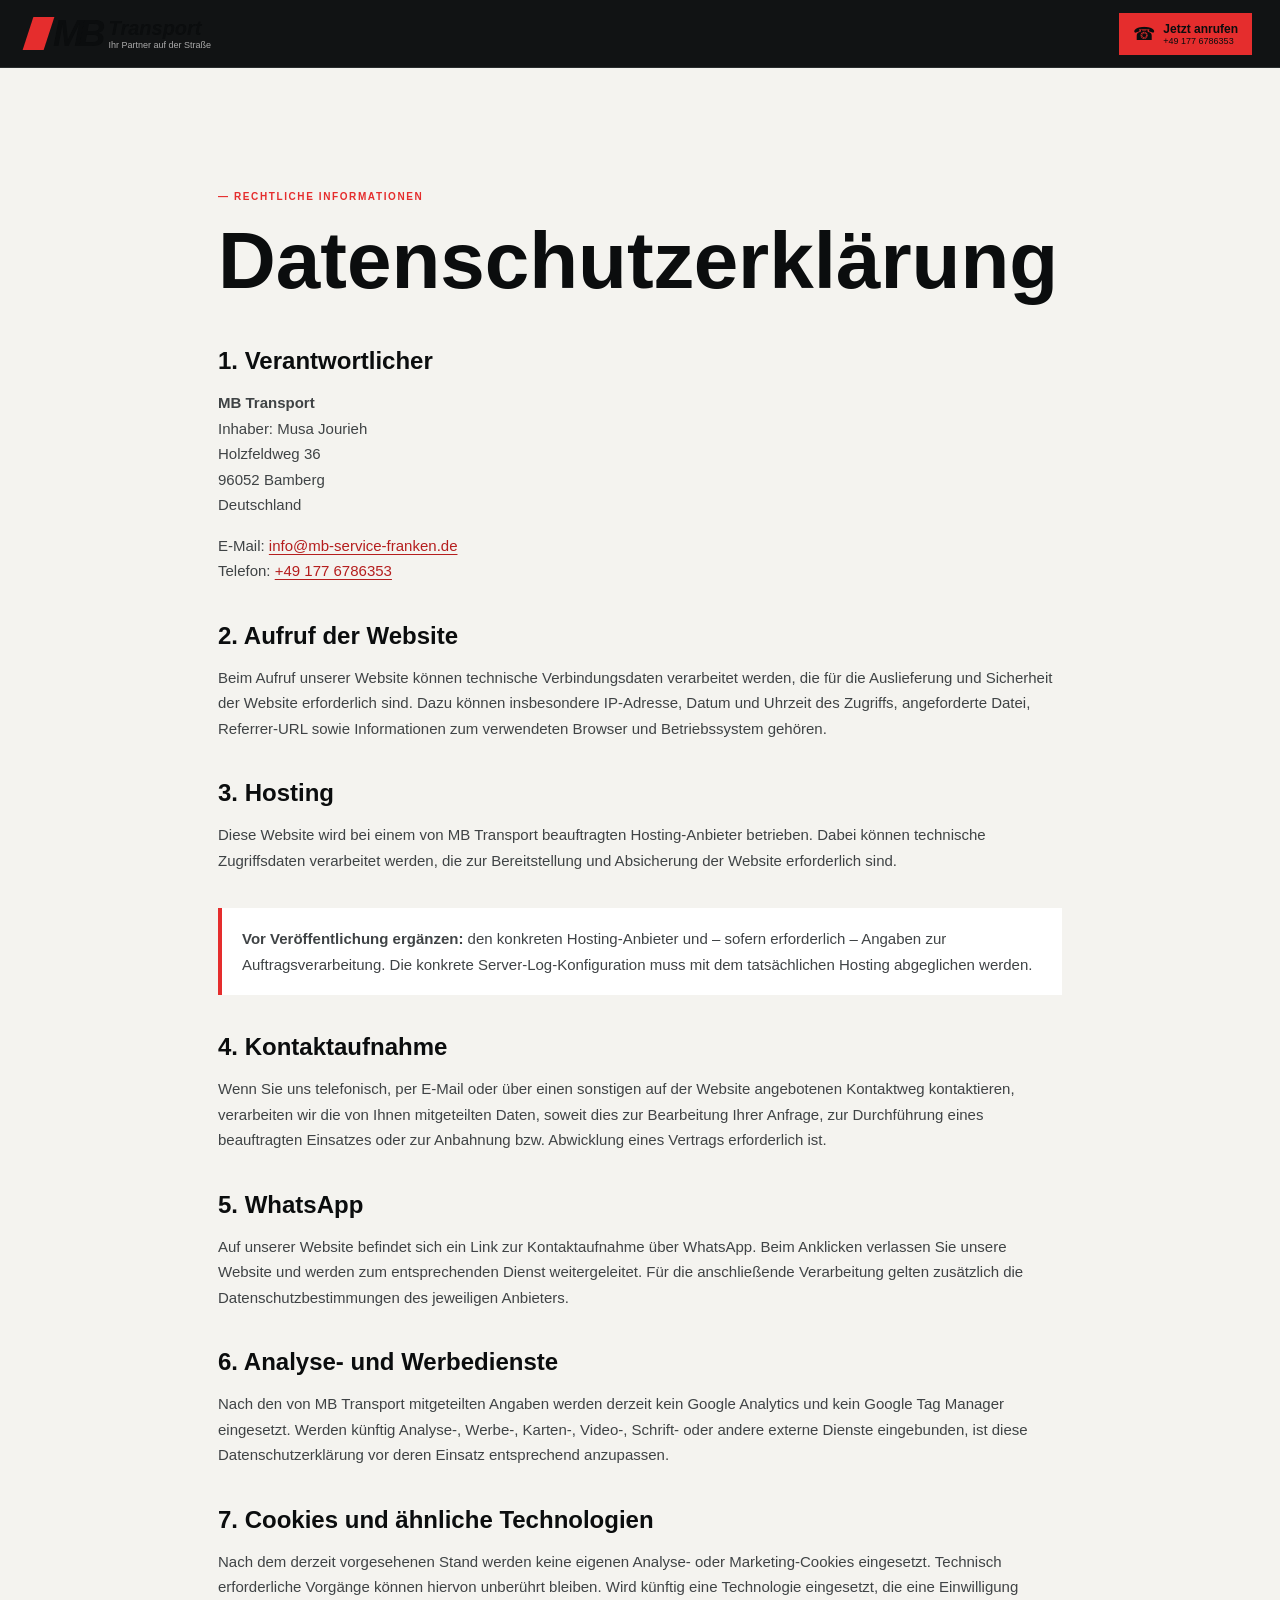
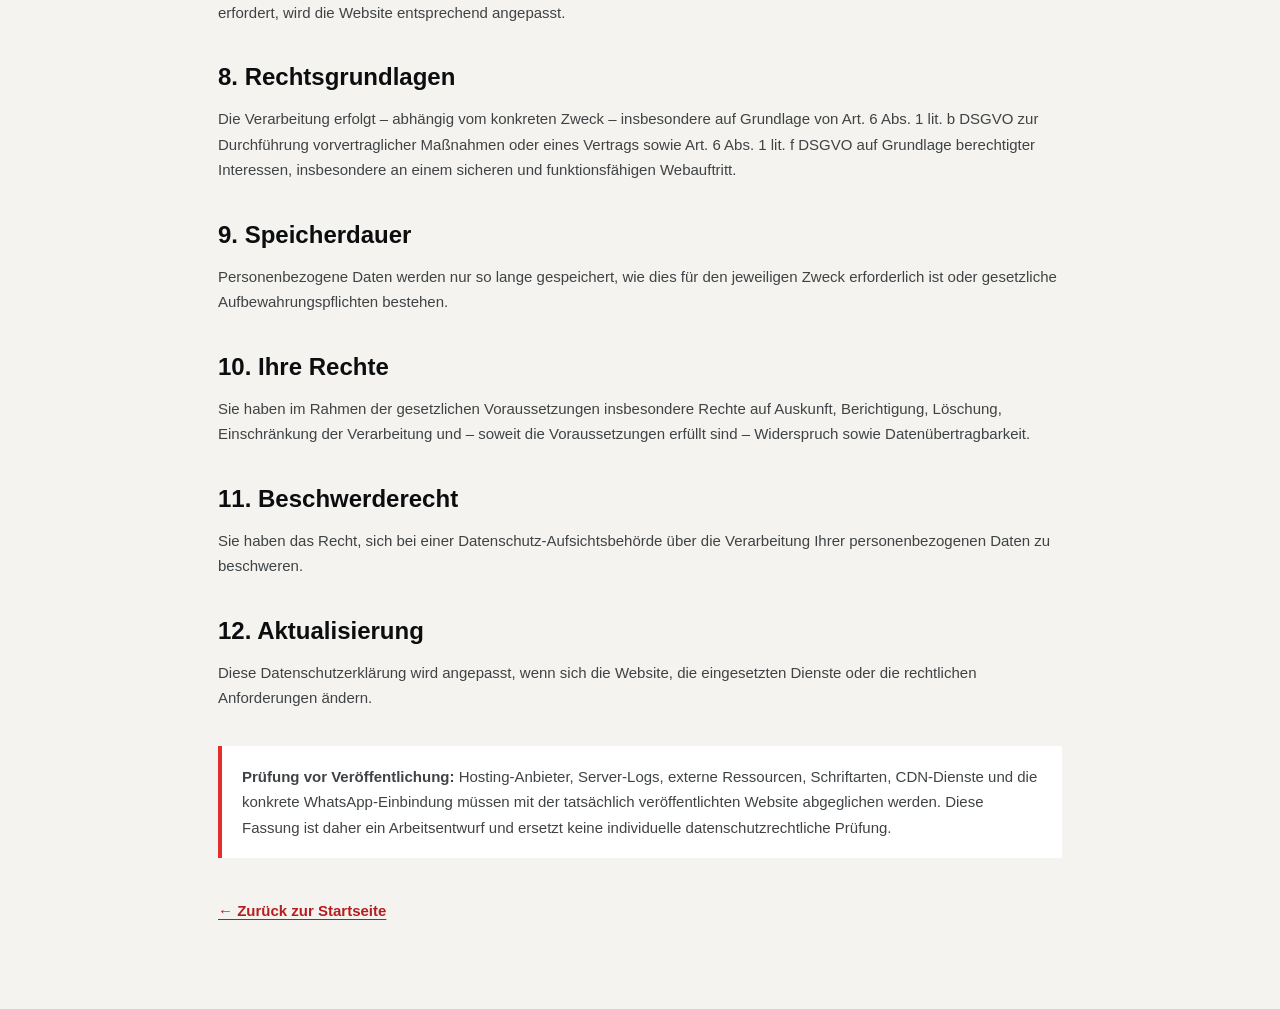
<file: datenschutz.html>
<!doctype html>
<html lang="de"><head><meta charset="utf-8"><meta name="viewport" content="width=device-width,initial-scale=1">
<title>Datenschutz | MB Transport</title><link rel="stylesheet" href="./styles.css"></head>
<body class="legal-page">
<header class="header"><div class="header-inner">
<a class="logo" href="./index.html"><span class="slash"></span><b>MB</b><strong>Transport<small>Ihr Partner auf der Straße</small></strong></a>
<a class="header-call" href="tel:+491776786353">☎ <strong>Jetzt anrufen<small>+49 177 6786353</small></strong></a>
</div></header>
<main class="legal-content">
<p class="legal-kicker">— RECHTLICHE INFORMATIONEN</p><h1>Datenschutzerklärung</h1>
<h2>1. Verantwortlicher</h2>
<p><strong>MB Transport</strong><br>Inhaber: Musa Jourieh<br>Holzfeldweg 36<br>96052 Bamberg<br>Deutschland</p>
<p>E-Mail: <a href="mailto:info@mb-service-franken.de">info@mb-service-franken.de</a><br>Telefon: <a href="tel:+491776786353">+49 177 6786353</a></p>
<h2>2. Aufruf der Website</h2>
<p>Beim Aufruf unserer Website können technische Verbindungsdaten verarbeitet werden, die für die Auslieferung und Sicherheit der Website erforderlich sind. Dazu können insbesondere IP-Adresse, Datum und Uhrzeit des Zugriffs, angeforderte Datei, Referrer-URL sowie Informationen zum verwendeten Browser und Betriebssystem gehören.</p>
<h2>3. Hosting</h2>
<p>Diese Website wird bei einem von MB Transport beauftragten Hosting-Anbieter betrieben. Dabei können technische Zugriffsdaten verarbeitet werden, die zur Bereitstellung und Absicherung der Website erforderlich sind.</p>
<p class="legal-note"><strong>Vor Veröffentlichung ergänzen:</strong> den konkreten Hosting-Anbieter und – sofern erforderlich – Angaben zur Auftragsverarbeitung. Die konkrete Server-Log-Konfiguration muss mit dem tatsächlichen Hosting abgeglichen werden.</p>
<h2>4. Kontaktaufnahme</h2>
<p>Wenn Sie uns telefonisch, per E-Mail oder über einen sonstigen auf der Website angebotenen Kontaktweg kontaktieren, verarbeiten wir die von Ihnen mitgeteilten Daten, soweit dies zur Bearbeitung Ihrer Anfrage, zur Durchführung eines beauftragten Einsatzes oder zur Anbahnung bzw. Abwicklung eines Vertrags erforderlich ist.</p>
<h2>5. WhatsApp</h2>
<p>Auf unserer Website befindet sich ein Link zur Kontaktaufnahme über WhatsApp. Beim Anklicken verlassen Sie unsere Website und werden zum entsprechenden Dienst weitergeleitet. Für die anschließende Verarbeitung gelten zusätzlich die Datenschutzbestimmungen des jeweiligen Anbieters.</p>
<h2>6. Analyse- und Werbedienste</h2>
<p>Nach den von MB Transport mitgeteilten Angaben werden derzeit kein Google Analytics und kein Google Tag Manager eingesetzt. Werden künftig Analyse-, Werbe-, Karten-, Video-, Schrift- oder andere externe Dienste eingebunden, ist diese Datenschutzerklärung vor deren Einsatz entsprechend anzupassen.</p>
<h2>7. Cookies und ähnliche Technologien</h2>
<p>Nach dem derzeit vorgesehenen Stand werden keine eigenen Analyse- oder Marketing-Cookies eingesetzt. Technisch erforderliche Vorgänge können hiervon unberührt bleiben. Wird künftig eine Technologie eingesetzt, die eine Einwilligung erfordert, wird die Website entsprechend angepasst.</p>
<h2>8. Rechtsgrundlagen</h2>
<p>Die Verarbeitung erfolgt – abhängig vom konkreten Zweck – insbesondere auf Grundlage von Art. 6 Abs. 1 lit. b DSGVO zur Durchführung vorvertraglicher Maßnahmen oder eines Vertrags sowie Art. 6 Abs. 1 lit. f DSGVO auf Grundlage berechtigter Interessen, insbesondere an einem sicheren und funktionsfähigen Webauftritt.</p>
<h2>9. Speicherdauer</h2><p>Personenbezogene Daten werden nur so lange gespeichert, wie dies für den jeweiligen Zweck erforderlich ist oder gesetzliche Aufbewahrungspflichten bestehen.</p>
<h2>10. Ihre Rechte</h2><p>Sie haben im Rahmen der gesetzlichen Voraussetzungen insbesondere Rechte auf Auskunft, Berichtigung, Löschung, Einschränkung der Verarbeitung und – soweit die Voraussetzungen erfüllt sind – Widerspruch sowie Datenübertragbarkeit.</p>
<h2>11. Beschwerderecht</h2><p>Sie haben das Recht, sich bei einer Datenschutz-Aufsichtsbehörde über die Verarbeitung Ihrer personenbezogenen Daten zu beschweren.</p>
<h2>12. Aktualisierung</h2><p>Diese Datenschutzerklärung wird angepasst, wenn sich die Website, die eingesetzten Dienste oder die rechtlichen Anforderungen ändern.</p>
<p class="legal-note"><strong>Prüfung vor Veröffentlichung:</strong> Hosting-Anbieter, Server-Logs, externe Ressourcen, Schriftarten, CDN-Dienste und die konkrete WhatsApp-Einbindung müssen mit der tatsächlich veröffentlichten Website abgeglichen werden. Diese Fassung ist daher ein Arbeitsentwurf und ersetzt keine individuelle datenschutzrechtliche Prüfung.</p>
<p><a class="back-link" href="./index.html">← Zurück zur Startseite</a></p>
</main></body></html>
</file>
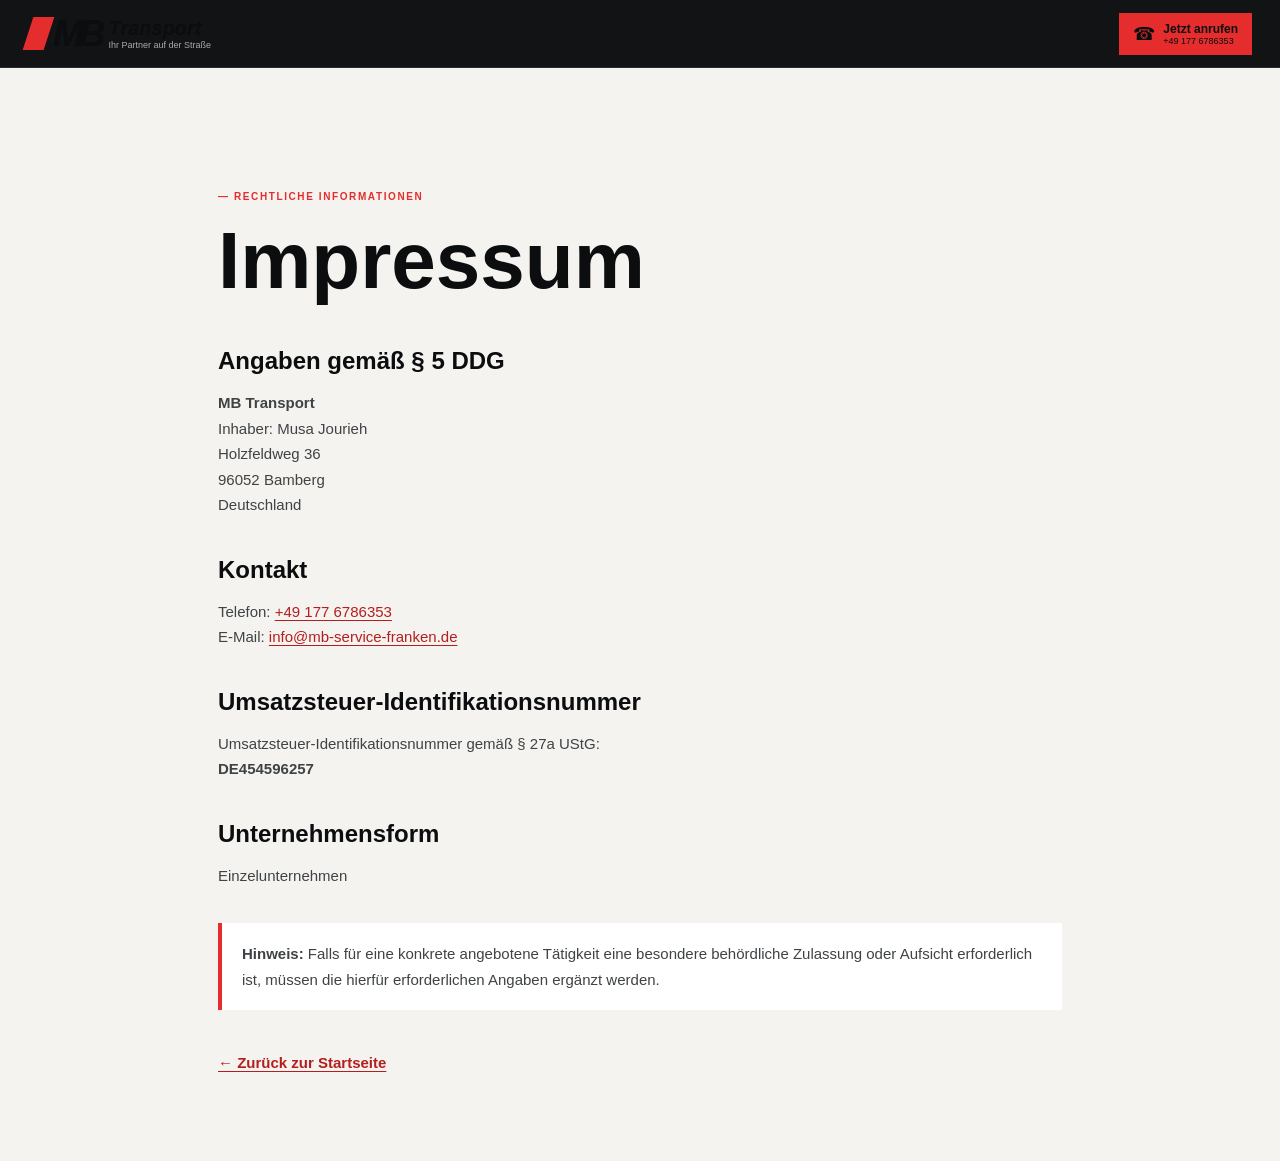
<file: impressum.html>
<!doctype html>
<html lang="de"><head><meta charset="utf-8"><meta name="viewport" content="width=device-width,initial-scale=1">
<title>Impressum | MB Transport</title><link rel="stylesheet" href="./styles.css"></head>
<body class="legal-page">
<header class="header"><div class="header-inner">
<a class="logo" href="./index.html"><span class="slash"></span><b>MB</b><strong>Transport<small>Ihr Partner auf der Straße</small></strong></a>
<a class="header-call" href="tel:+491776786353">☎ <strong>Jetzt anrufen<small>+49 177 6786353</small></strong></a>
</div></header>
<main class="legal-content">
<p class="legal-kicker">— RECHTLICHE INFORMATIONEN</p><h1>Impressum</h1>
<h2>Angaben gemäß § 5 DDG</h2>
<p><strong>MB Transport</strong><br>Inhaber: Musa Jourieh<br>Holzfeldweg 36<br>96052 Bamberg<br>Deutschland</p>
<h2>Kontakt</h2><p>Telefon: <a href="tel:+491776786353">+49 177 6786353</a><br>E-Mail: <a href="mailto:info@mb-service-franken.de">info@mb-service-franken.de</a></p>
<h2>Umsatzsteuer-Identifikationsnummer</h2><p>Umsatzsteuer-Identifikationsnummer gemäß § 27a UStG:<br><strong>DE454596257</strong></p>
<h2>Unternehmensform</h2><p>Einzelunternehmen</p>
<p class="legal-note"><strong>Hinweis:</strong> Falls für eine konkrete angebotene Tätigkeit eine besondere behördliche Zulassung oder Aufsicht erforderlich ist, müssen die hierfür erforderlichen Angaben ergänzt werden.</p>
<p><a class="back-link" href="./index.html">← Zurück zur Startseite</a></p>
</main></body></html>
</file>
<file: styles.css>
/* MB Transport – V2: responsive, accessible, SEO-ready */
:root{
  --black:#090b0c;--black2:#111415;--white:#f7f6f2;--ink:#0b0d0e;
  --muted:#65696b;--red:#e52d2d;--red2:#ff3434;--line:rgba(255,255,255,.17);
  --green:#25d366;--max:1380px;
}
*{box-sizing:border-box}
html{scroll-behavior:smooth;scroll-padding-top:78px}
body{margin:0;background:var(--black);color:#fff;font-family:Arial,Helvetica,sans-serif;overflow-x:hidden}
a{color:inherit;text-decoration:none}
img{display:block;max-width:100%}
button,a{touch-action:manipulation}
:focus-visible{outline:3px solid #fff;outline-offset:3px}

.header{position:fixed;z-index:100;top:0;left:0;right:0;height:68px;background:rgba(8,10,11,.96);border-bottom:1px solid #292d2e;backdrop-filter:blur(12px)}
.header-inner{max-width:var(--max);height:100%;margin:auto;padding:0 28px;display:flex;align-items:center;gap:28px}
.logo{display:flex;align-items:center;min-width:270px;font-style:italic}
.logo .slash{width:21px;height:33px;background:var(--red);transform:skew(-18deg);margin-right:4px}
.logo>b{font-size:37px;letter-spacing:-5px}.logo strong{font-size:20px;margin-left:8px}
.logo small{display:block;font-size:9px;color:#aaa;font-weight:400;font-style:normal}
.nav{display:flex;justify-content:center;gap:27px;flex:1;height:100%}
.nav a{font-size:12px;display:flex;align-items:center;position:relative}
.nav a:hover{color:#fff}.nav a.active:after{content:"";position:absolute;bottom:0;left:0;right:0;height:2px;background:var(--red)}
.transport{font-size:11px;border:1px solid #555;padding:10px 14px;white-space:nowrap}.transport span{color:var(--red);font-size:18px;margin-left:8px}
.header-call{background:var(--red);padding:9px 14px;display:flex;gap:8px;align-items:center;font-size:18px;white-space:nowrap}
.header-call strong{font-size:12px}.header-call small{display:block;font-size:9px;font-weight:400}
.header-call:hover,.red:hover{background:var(--red2)}

.hero{height:550px;margin-top:68px;position:relative;overflow:hidden;background:#15191b}
.hero-bg{position:absolute;inset:0;width:100%;height:100%;object-fit:cover;object-position:center;animation:zoom 1.4s both}
.hero-overlay{position:absolute;inset:0;background:linear-gradient(90deg,rgba(3,5,6,.98),rgba(3,5,6,.78) 33%,rgba(3,5,6,.18) 70%,rgba(3,5,6,.3))}
.hero-content{position:relative;z-index:2;max-width:var(--max);margin:auto;padding:47px 28px}
.eyebrow{font-size:10px;letter-spacing:.24em;font-weight:800;margin-bottom:24px;animation:up .7s .1s both}
.hero h1{font-size:clamp(58px,6.5vw,91px);line-height:.86;letter-spacing:-.065em;margin:0;font-weight:1000;animation:up .7s .2s both}
.hero h1 span{color:var(--red)}.hero h2{font-size:clamp(28px,3vw,42px);line-height:1;margin:10px 0 14px;letter-spacing:-.04em;animation:up .7s .3s both}
.hero-description{font-size:15px;line-height:1.5;color:#e5e5e2;margin:0 0 20px;max-width:720px;animation:up .7s .4s both}
.actions{display:flex;gap:14px;flex-wrap:wrap;animation:up .7s .5s both}
.btn{min-height:51px;padding:0 24px;display:inline-flex;align-items:center;justify-content:center;font-size:13px;font-weight:900;transition:.28s;border:1px solid transparent}
.red{background:var(--red);color:#fff}.red:hover{transform:translateY(-3px);box-shadow:0 14px 32px rgba(229,45,45,.28)}
.outline{border-color:#eee}.outline:hover{background:rgba(255,255,255,.08);transform:translateY(-3px)}
.whatsapp{background:var(--green);color:#fff;border-color:var(--green)}.whatsapp:hover{background:#20bd5a;border-color:#20bd5a;transform:translateY(-3px);box-shadow:0 14px 32px rgba(37,211,102,.25)}
.direct{display:flex;align-items:center;gap:11px;margin-top:14px;font-size:27px;animation:up .7s .6s both}
.direct b{font-size:25px;display:block}.direct small{display:block;font-size:11px;color:#ddd;margin-top:4px}

.emergency{position:absolute;z-index:4;right:28px;top:36px;display:flex;align-items:center;gap:12px;animation:up .8s .45s both}
.sos{width:70px;height:70px;border-radius:50%;position:relative;background:rgba(20,5,5,.45);border:2px solid var(--red2);animation:glow 1.5s ease-in-out infinite}
.sos:before{content:"";position:absolute;width:12px;height:12px;left:50%;top:50%;transform:translate(-50%,-50%);border-radius:50%;background:var(--red2);box-shadow:0 0 10px var(--red2),0 0 24px var(--red2);animation:lamp 1s ease-in-out infinite}
.sos:after{content:"";position:absolute;inset:-8px;border:1px solid rgba(255,52,52,.55);border-radius:50%;animation:wave 1.5s ease-out infinite}
.emergency small{color:var(--red2);letter-spacing:.15em;font-size:10px}.emergency b{display:block;font-size:22px}.emergency b em{font-style:normal;color:var(--red2);animation:blink 1s steps(2,start) infinite}.emergency i{display:block;font-size:10px;color:#ddd;font-style:normal;margin-top:4px}
.hero-info{position:absolute;right:28px;bottom:18px;z-index:4;display:flex;gap:34px}
.hero-info>div{display:grid;grid-template-columns:27px auto;gap:8px;font-size:27px}.hero-info b{font-size:11px;display:block}.hero-info small{font-size:9px;color:#ddd;display:block;margin-top:3px}

.trust{display:grid;grid-template-columns:repeat(4,1fr);background:#0d1011;padding:0 max(28px,calc((100vw - var(--max))/2));border-bottom:1px solid #222}
.trust>div{min-height:103px;padding:20px 28px;display:flex;align-items:center;gap:16px;border-right:1px solid #45494a;font-size:35px;color:var(--red);opacity:0;transform:translateY(20px);transition:.7s}
.trust>div.show{opacity:1;transform:none}.trust>div:last-child{border:0}.trust b{display:block;color:#fff;font-size:16px}.trust small{display:block;color:#ddd;font-size:11px;line-height:1.4;margin-top:6px}

.services{background:#f4f3ef;color:var(--ink);padding:27px 6vw 55px}
.section-title{text-align:center;max-width:1120px;margin:auto}.section-title small,.steps>small,.prices>small{color:var(--red);font-size:10px;letter-spacing:.14em;font-weight:900}
.section-title h2{font-size:clamp(39px,4vw,55px);line-height:.95;letter-spacing:-.055em;margin:10px 0 7px}.section-title p{color:#555;font-size:16px;margin:0}
.cards{max-width:1248px;margin:24px auto 0;display:grid;grid-template-columns:repeat(4,1fr);gap:14px}
.cards article{background:#111415;min-height:208px;overflow:hidden;opacity:0;transform:translateY(25px);transition:opacity .65s,transform .35s,box-shadow .35s}
.cards article.show{opacity:1;transform:none}.cards article:hover{box-shadow:0 18px 40px rgba(0,0,0,.2);transform:translateY(-6px)}
.cards img{width:100%;height:115px;object-fit:cover;transition:.55s}.cards article:hover img{transform:scale(1.04)}
.cards div{padding:14px 17px 17px}.cards h3{font-size:17px;margin:0}.cards p{font-size:11px;color:#d7d7d5;line-height:1.45;margin:8px 0;min-height:31px}.cards a{font-size:11px;color:var(--red2);font-weight:900}

.steps{background:#fff;color:#0b0d0e;padding:78px 6vw}.steps h2{font-size:clamp(45px,5vw,70px);line-height:.9;letter-spacing:-.06em;margin:11px 0 40px}
.step-grid{max-width:1248px;margin:auto;display:grid;grid-template-columns:repeat(3,1fr)}.step-grid>div{display:flex;gap:17px;padding:0 35px;border-right:1px solid #d4d4d0;opacity:0;transform:translateY(20px);transition:.65s}
.step-grid>div.show{opacity:1;transform:none}.step-grid>div:first-child{padding-left:0}.step-grid>div:last-child{border:0}.step-grid>div>b{width:49px;height:49px;border-radius:50%;background:var(--red);color:#fff;display:grid;place-items:center;flex:none;font-size:18px}
.step-grid strong{font-size:18px}.step-grid p{font-size:12px;color:#666;line-height:1.45;margin:7px 0}.step-grid p a{color:#b51e1e;text-decoration:underline}

.cta{background:#0b0e0f;text-align:center;padding:75px 20px;border-top:1px solid #222;opacity:0;transform:translateY(22px);transition:.8s}
.cta.show{opacity:1;transform:none}.cta>small{color:var(--red2);letter-spacing:.18em;font-size:10px;font-weight:900}.cta h2{font-size:clamp(48px,6vw,82px);line-height:.9;letter-spacing:-.06em;margin:14px 0}.cta h2 span{color:var(--red)}.cta p{color:#aaa}.cta-actions{display:flex;justify-content:center;gap:12px;flex-wrap:wrap}

.prices{background:#f4f3ef;color:#0b0d0e;padding:75px 6vw;opacity:0;transform:translateY(22px);transition:.8s}.prices.show{opacity:1;transform:none}.prices h2{font-size:48px;letter-spacing:-.05em;margin:10px 0}.prices p{color:#666;max-width:760px;line-height:1.6}

.site-footer{min-height:125px;background:#070809;border-top:1px solid #222;display:grid;grid-template-columns:1.4fr 1fr auto auto;align-items:center;gap:25px;padding:25px 6vw}
.site-footer b{display:block}.site-footer span{display:block;color:#aaa;font-size:12px;margin-top:5px}.site-footer a{font-size:12px;color:#aaa}.site-footer a:hover{color:#fff}
.footer-contact,.footer-legal{display:flex;gap:18px;flex-wrap:wrap}.footer-legal a{color:#fff;text-decoration:underline;text-underline-offset:3px}.copyright{color:#777;font-size:11px;white-space:nowrap}

.mobile-bar{display:none}

.legal-page{background:#f4f3ef;color:#0b0d0e;min-height:100vh}.legal-page .header{position:relative}.legal-page .header-inner{justify-content:space-between}
.legal-content{max-width:900px;margin:0 auto;padding:110px 28px 70px}.legal-content h1{font-size:clamp(48px,7vw,80px);margin:10px 0 40px}.legal-content h2{font-size:24px;margin:38px 0 12px}
.legal-content p{font-size:15px;line-height:1.7;color:#3f4345}.legal-content a{color:#b51e1e;text-decoration:underline;text-underline-offset:3px}.legal-kicker{color:var(--red)!important;font-size:10px!important;letter-spacing:.16em;font-weight:900}
.legal-note{background:#fff;border-left:4px solid var(--red);padding:18px 20px;margin-top:35px}.back-link{display:inline-block;margin-top:25px;font-weight:800}

@keyframes up{from{opacity:0;transform:translateY(24px)}to{opacity:1;transform:none}}
@keyframes zoom{from{opacity:.5;transform:scale(1.07)}to{opacity:1;transform:scale(1)}}
@keyframes blink{0%,38%{opacity:1}39%,68%{opacity:.25}69%,100%{opacity:1}}
@keyframes glow{50%{box-shadow:0 0 32px rgba(255,52,52,.4)}}@keyframes wave{from{transform:scale(.82);opacity:.7}to{transform:scale(1.25);opacity:0}}
@keyframes lamp{0%,100%{opacity:.45;transform:translate(-50%,-50%) scale(.82)}50%{opacity:1;transform:translate(-50%,-50%) scale(1.08)}}

@media(max-width:1120px){
  .logo{min-width:220px}.nav{gap:16px}.transport{display:none}.cards{grid-template-columns:repeat(2,1fr)}.trust{grid-template-columns:repeat(2,1fr)}
}
@media(max-width:800px){
  html{scroll-padding-top:68px}
  .header{height:65px}.header-inner{padding:0 17px}.logo{min-width:0;flex:1}.nav{display:none}
  .header-call{min-width:auto;padding:8px 10px}.header-call strong{font-size:10px}
  .hero{margin-top:65px;height:720px}.hero-content{padding:125px 22px 0}.hero-bg{object-position:63% center}
  .hero-overlay{background:linear-gradient(180deg,rgba(3,5,6,.25),rgba(3,5,6,.9) 58%,rgba(3,5,6,.98))}
  .hero h1{font-size:clamp(52px,15vw,79px)}.hero h2{font-size:28px}.hero-description{font-size:14px}.emergency{top:20px;right:17px;transform:scale(.78);transform-origin:top right}.hero-info{display:none}
  .trust{grid-template-columns:1fr;padding:0 20px}.trust>div{border-right:0;border-bottom:1px solid #333;padding:17px 0}.trust>div:last-child{border-bottom:0}
  .services{padding:55px 20px}.cards{grid-template-columns:1fr}.cards img{height:160px}
  .steps{padding:65px 20px}.step-grid{grid-template-columns:1fr;gap:28px}.step-grid>div,.step-grid>div:first-child{padding:0 0 28px;border-right:0;border-bottom:1px solid #d4d4d0}.step-grid>div:last-child{border:0}
  .site-footer{grid-template-columns:1fr;align-items:start}.copyright{white-space:normal}
  .mobile-bar{position:fixed;z-index:110;left:0;right:0;bottom:0;display:grid;grid-template-columns:1fr 1fr;background:#080a0b;border-top:1px solid #333;box-shadow:0 -8px 24px rgba(0,0,0,.25)}
  .mobile-bar a{padding:15px 10px;text-align:center;font-size:14px;font-weight:900}.mobile-bar a:first-child{background:var(--red)}.mobile-bar a:last-child{background:var(--green)}
  body{padding-bottom:54px}
}
@media(max-width:480px){
  .logo strong{font-size:16px}.logo>b{font-size:30px}.header-call{display:none}
  .actions,.cta-actions{flex-direction:column}.btn{width:100%}.direct b{font-size:21px}.hero{height:735px}
  .emergency{transform:scale(.68);right:8px}
  .prices{padding:60px 20px}.prices h2{font-size:40px}
}
@media(prefers-reduced-motion:reduce){
  html{scroll-behavior:auto}
  *,*::before,*::after{animation-duration:.01ms!important;animation-iteration-count:1!important;transition-duration:.01ms!important}
}
</file>
